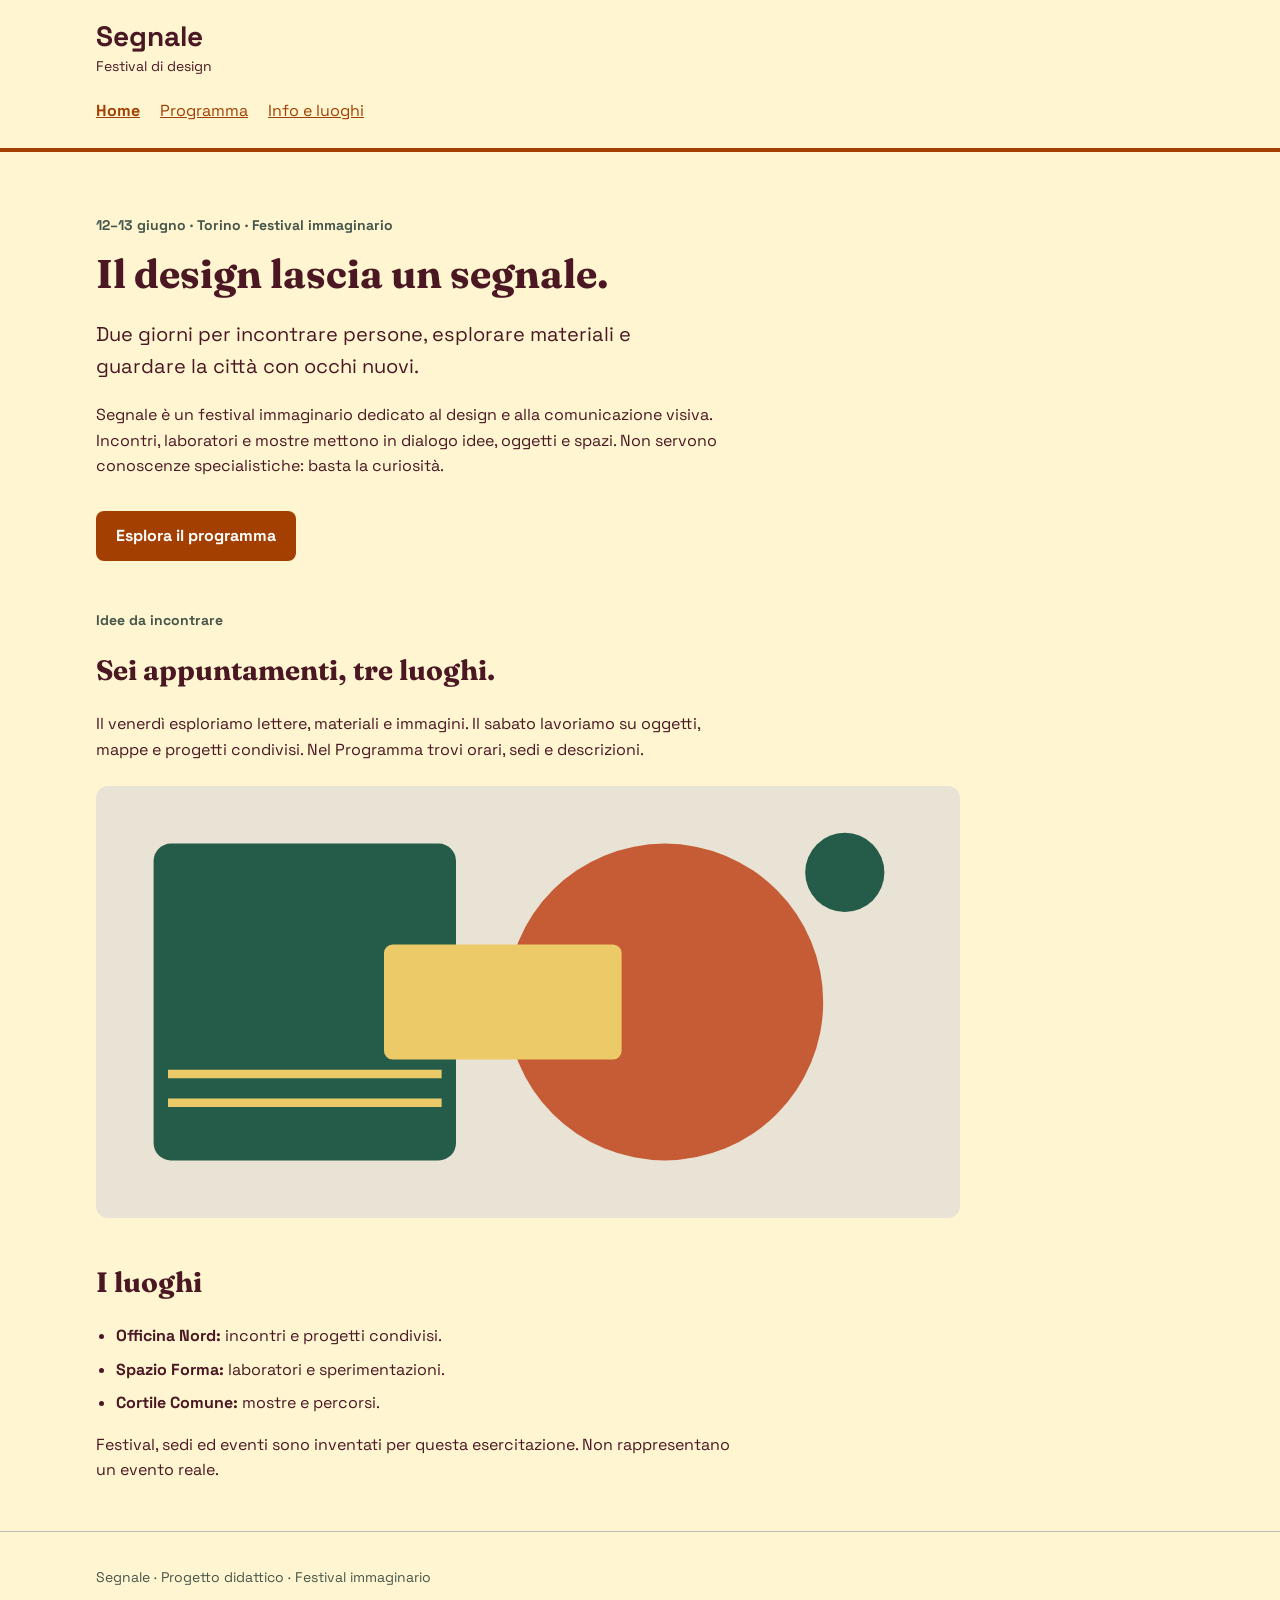
<file: index.html>
<!doctype html>
<html lang="it">
<head>
  <meta charset="utf-8">
  <meta name="viewport" content="width=device-width, initial-scale=1">
  <title>Segnale — Festival di design</title>
  <link rel="preconnect" href="https://fonts.googleapis.com">
<link rel="preconnect" href="https://fonts.gstatic.com" crossorigin>
<link href="https://fonts.googleapis.com/css2?family=Fraunces:opsz,wght@9..144,600;9..144,700&family=Space+Grotesk:wght@400;500;600;700&display=swap" rel="stylesheet">
 <link rel="stylesheet" href="style.css">
</head>
<body>
  <a class="skip-link" href="#contenuto">Vai al contenuto</a>
  <header class="site-header">
    <div class="container">
      <a class="brand" href="index.html">Segnale<span>Festival di design</span></a>
      <nav aria-label="Navigazione principale">
  <a href="index.html" aria-current="page">Home</a>
  <a href="programma.html">Programma</a>
  <a href="info.html">Info e luoghi</a>
</nav>
    </div>
  </header>

  <main id="contenuto" class="container">
    <section class="intro" aria-labelledby="titolo-home">
      <p class="eyebrow">12–13 giugno · Torino · Festival immaginario</p>
      <h1 id="titolo-home">Il design lascia un segnale.</h1>
      <p class="lead">Due giorni per incontrare persone, esplorare materiali e guardare la città con occhi nuovi.</p>
      <p class="reading-text">Segnale è un festival immaginario dedicato al design e alla comunicazione visiva. Incontri, laboratori e mostre mettono in dialogo idee, oggetti e spazi. Non servono conoscenze specialistiche: basta la curiosità.</p>
      <!-- Da completare: anche questo collegamento deve aprire il Programma. -->
      <a class="button-link" href="programma.html">Esplora il programma</a>
    </section>

    <section class="content-section" aria-labelledby="titolo-festival">
      <p class="eyebrow">Idee da incontrare</p>
      <h2 id="titolo-festival">Sei appuntamenti, tre luoghi.</h2>
      <p class="reading-text">Il venerdì esploriamo lettere, materiali e immagini. Il sabato lavoriamo su oggetti, mappe e progetti condivisi. Nel Programma trovi orari, sedi e descrizioni.</p>
      <img class="festival-image" src="assets/festival.svg" alt="Composizione geometrica di cerchi e rettangoli nei colori del festival" width="1200" height="600">
    </section>

    <section class="content-section" aria-labelledby="titolo-luoghi">
      <h2 id="titolo-luoghi">I luoghi</h2>
      <ul class="venues">
        <li><strong>Officina Nord:</strong> incontri e progetti condivisi.</li>
        <li><strong>Spazio Forma:</strong> laboratori e sperimentazioni.</li>
        <li><strong>Cortile Comune:</strong> mostre e percorsi.</li>
      </ul>
      <p class="reading-text">Festival, sedi ed eventi sono inventati per questa esercitazione. Non rappresentano un evento reale.</p>
    </section>
  </main>

  <footer class="site-footer"><div class="container"><p>Segnale · Progetto didattico · Festival immaginario</p></div></footer>
</body>
</html>
</file>
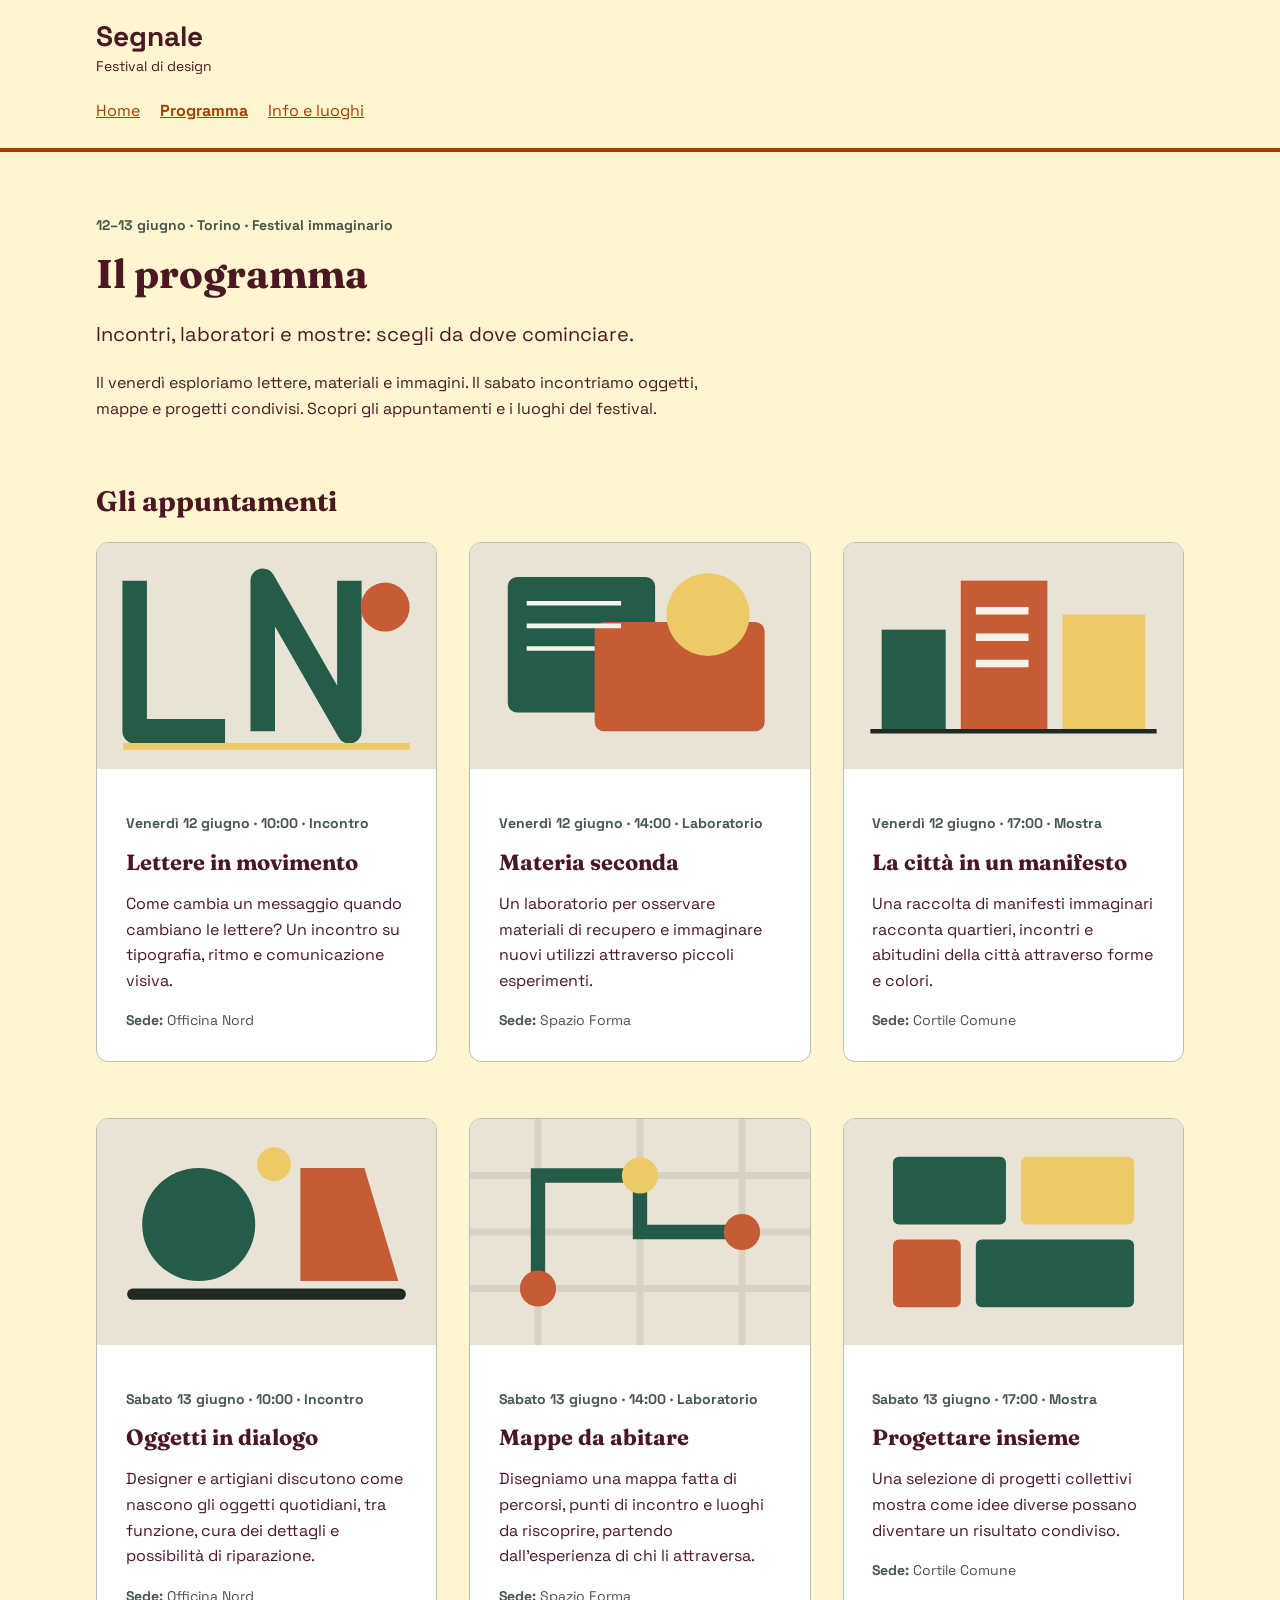
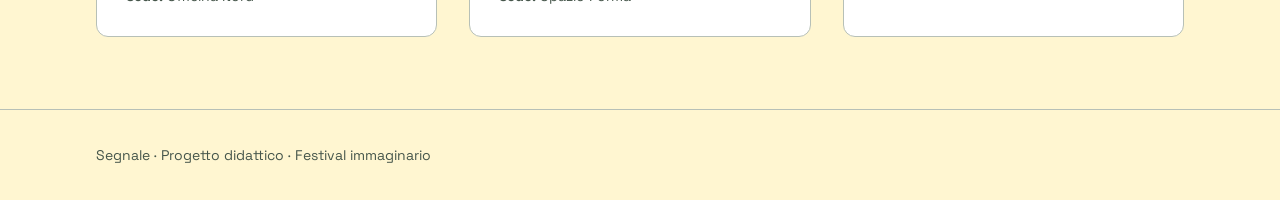
<file: programma.html>
<!doctype html>
<html lang="it">
<head>
  <meta charset="utf-8">
  <meta name="viewport" content="width=device-width, initial-scale=1">
  <title>Programma — Segnale</title>
  <link rel="preconnect" href="https://fonts.googleapis.com">
<link rel="preconnect" href="https://fonts.gstatic.com" crossorigin>
<link href="https://fonts.googleapis.com/css2?family=Fraunces:opsz,wght@9..144,600;9..144,700&family=Space+Grotesk:wght@400;500;600;700&display=swap" rel="stylesheet">
  <link rel="stylesheet" href="style.css">
</head>
<body>
  <a class="skip-link" href="#contenuto">Vai al contenuto</a>
  <header class="site-header">
    <div class="container">
      <a class="brand" href="index.html">Segnale<span>Festival di design</span></a>
    <nav aria-label="Navigazione principale">
  <a href="index.html">Home</a>
  <a href="programma.html" aria-current="page">Programma</a>
  <a href="info.html">Info e luoghi</a>
</nav>
    </div>
  </header>

  <main id="contenuto" class="container">
    <section class="intro" aria-labelledby="titolo-programma">
      <p class="eyebrow">12–13 giugno · Torino · Festival immaginario</p>
      <h1 id="titolo-programma">Il programma</h1>
      <p class="lead">Incontri, laboratori e mostre: scegli da dove cominciare.</p>
      <p class="reading-text">Il venerdì esploriamo lettere, materiali e immagini. Il sabato incontriamo oggetti, mappe e progetti condivisi. Scopri gli appuntamenti e i luoghi del festival.</p>
    </section>

    <section class="content-section" aria-labelledby="titolo-eventi">
      <h2 id="titolo-eventi">Gli appuntamenti</h2>
      <div class="event-grid">
        <article class="event-card">
          <img src="assets/lettere-in-movimento.svg" alt="Lettere geometriche disposte su una griglia" width="900" height="600">
          <div class="event-body">
            <p class="event-meta">Venerdì 12 giugno · 10:00 · Incontro</p>
            <h3>Lettere in movimento</h3>
            <p>Come cambia un messaggio quando cambiano le lettere? Un incontro su tipografia, ritmo e comunicazione visiva.</p>
            <p class="event-place"><strong>Sede:</strong> Officina Nord</p>
          </div>
        </article>
        <article class="event-card">
          <img src="assets/materia-seconda.svg" alt="Forme sovrapposte che richiamano campioni di materiali" width="900" height="600">
          <div class="event-body">
            <p class="event-meta">Venerdì 12 giugno · 14:00 · Laboratorio</p>
            <h3>Materia seconda</h3>
            <p>Un laboratorio per osservare materiali di recupero e immaginare nuovi utilizzi attraverso piccoli esperimenti.</p>
            <p class="event-place"><strong>Sede:</strong> Spazio Forma</p>
          </div>
        </article>
        <article class="event-card">
  <img src="assets/citta-manifesto.svg" alt="Rettangoli colorati compongono una città astratta." width="900" height="600">
  <div class="event-body">
    <p class="event-meta">Venerdì 12 giugno · 17:00 · Mostra</p>
    <h3>La città in un manifesto</h3>
    <p>Una raccolta di manifesti immaginari racconta quartieri, incontri e abitudini della città attraverso forme e colori.</p>
    <p class="event-place"><strong>Sede:</strong> Cortile Comune</p>
  </div>
</article>

<article class="event-card">
  <img src="assets/oggetti-dialogo.svg" alt="Due forme geometriche si fronteggiano sopra una linea comune." width="900" height="600">
  <div class="event-body">
    <p class="event-meta">Sabato 13 giugno · 10:00 · Incontro</p>
    <h3>Oggetti in dialogo</h3>
    <p>Designer e artigiani discutono come nascono gli oggetti quotidiani, tra funzione, cura dei dettagli e possibilità di riparazione.</p>
    <p class="event-place"><strong>Sede:</strong> Officina Nord</p>
  </div>
</article>

<article class="event-card">
  <img src="assets/mappe-abitare.svg" alt="Un percorso collega tre punti su una mappa geometrica." width="900" height="600">
  <div class="event-body">
    <p class="event-meta">Sabato 13 giugno · 14:00 · Laboratorio</p>
    <h3>Mappe da abitare</h3>
    <p>Disegniamo una mappa fatta di percorsi, punti di incontro e luoghi da riscoprire, partendo dall’esperienza di chi li attraversa.</p>
    <p class="event-place"><strong>Sede:</strong> Spazio Forma</p>
  </div>
</article>

<article class="event-card">
  <img src="assets/progettare-insieme.svg" alt="Moduli di colori diversi si incastrano in una composizione comune." width="900" height="600">
  <div class="event-body">
    <p class="event-meta">Sabato 13 giugno · 17:00 · Mostra</p>
    <h3>Progettare insieme</h3>
    <p>Una selezione di progetti collettivi mostra come idee diverse possano diventare un risultato condiviso.</p>
    <p class="event-place"><strong>Sede:</strong> Cortile Comune</p>
  </div>
</article>

      </div>
    </section>
  </main>

  <footer class="site-footer"><div class="container"><p>Segnale · Progetto didattico · Festival immaginario</p></div></footer>
</body>
</html>
</file>
<file: style.css>
/* Stile iniziale: tipografia, colori e variabili CSS sono già predisposti.
   Lavoreremo su collegamenti, CSS condiviso e disposizione delle schede. */

/* Scelte comuni: ogni regola usa var() per richiamarne il valore. */
:root {
  --colore-primario: #A33F00;
  --colore-primario-scuro: #4a1723;
  --colore-sfondo: #fff6d1;
  --colore-testo: #4a1723;
  --font-testo: "Space Grotesk", Arial, sans-serif;
  --font-titoli: "Fraunces", Georgia, serif;
}

* {
  box-sizing: border-box;
}

body {
  margin: 0;
  background: var(--colore-sfondo);
  color: var(--colore-testo);
  font-family: var(--font-testo);
  font-size: 1rem;
  line-height: 1.6;
}

a {
  color: var(--colore-primario);
}

a:hover {
  text-decoration-thickness: 3px;
}

a:focus-visible {
  outline: 3px solid var(--colore-testo);
  outline-offset: 4px;
}

.container {
  width: 92%;
  max-width: 68rem;
  margin: 0 auto;
}

.site-header {
  padding: 1.25rem 0;
  border-bottom: 4px solid var(--colore-primario);
}

.brand {
  display: inline-block;
  color: var(--colore-testo);
  font-size: 1.75rem;
  font-weight: bold;
  line-height: 1.2;
  text-decoration: none;
}

.brand span {
  display: block;
  margin-top: 0.25rem;
  font-size: 0.875rem;
  font-weight: normal;
}

nav {
  margin-top: 1rem;
}

nav a {
  display: inline-block;
  margin-right: 1rem;
  padding: 0.25rem 0;
}

nav a[aria-current="page"] {
  font-weight: bold;
}

.intro {
  padding: 3rem 0 1rem;
}

.eyebrow,
.event-meta {
  color: #46564b;
  font-size: 0.875rem;
  font-weight: bold;
}

h1,
h2,
h3 {
  font-family: var(--font-titoli);
  line-height: 1.2;
}

h1 {
  max-width: 18ch;
  margin: 0.75rem 0 1.25rem;
  font-size: 2.5rem;
}

h2 {
  font-size: 1.75rem;
}

h3 {
  margin: 0.5rem 0 0.75rem;
  font-size: 1.375rem;
}

.lead {
  max-width: 48ch;
  font-size: 1.25rem;
}

.reading-text {
  max-width: 65ch;
}

.button-link {
  display: inline-block;
  margin-top: 1rem;
  padding: 0.75rem 1.25rem;
  border-radius: 0.5rem;
  background: var(--colore-primario);
  color: #ffffff;
  font-weight: bold;
  text-decoration: none;
}

.button-link:hover {
  background: var(--colore-primario-scuro);
}

.content-section {
  margin: 2rem 0 3rem;
}

.festival-image {
  display: block;
  width: 100%;
  max-width: 54rem;
  height: auto;
  margin-top: 1.5rem;
  border-radius: 0.75rem;
}

.venues {
  padding-left: 1.25rem;
}

.venues li {
  margin-bottom: 0.5rem;
}

.event-grid {
  display: grid;
  grid-template-columns: minmax(0, 1fr);
  gap: 2rem;
}

.event-card {
  margin-bottom: 1.5rem;
  overflow: hidden;
  border: 1px solid #b7c0b7;
  border-radius: 0.75rem;
  background: #ffffff;
}

.event-card img {
  display: block;
  width: 100%;
  height: auto;
}

.event-body {
  padding: 1.8rem;
}

.event-body p:last-child {
  margin-bottom: 0;
}

.event-place {
  color: #46564b;
  font-size: 0.875rem;
}

.site-footer {
  padding: 1.25rem 0;
  border-top: 1px solid #b7c0b7;
  color: #46564b;
  font-size: 0.875rem;
}

.skip-link {
  position: absolute;
  top: -6rem;
  left: 1rem;
  padding: 0.75rem 1rem;
  background: #ffffff;
  color: var(--colore-testo);
}

.skip-link:focus {
  top: 1rem;
}

@media (min-width: 600px) {
  .event-grid {
    grid-template-columns: repeat(2, minmax(0, 1fr));
  }
}

@media (min-width: 64rem) {
  .event-grid {
    grid-template-columns: repeat(3, minmax(0, 1fr));
  }
}

#titolo-home {
  max-width: none;
  white-space: nowrap;
}

.luoghi-swiper {
  max-width: 54rem;
  overflow: hidden;
  border-radius: 0.75rem;
  background: #ffffff;
}

.luoghi-swiper .swiper-slide {
  margin: 0;
}

.luoghi-swiper .swiper-slide img {
  display: block;
  width: 100%;
  height: auto;
  aspect-ratio: 3 / 2;
  object-fit: cover;
}

.luoghi-swiper figcaption {
  padding: 1rem 4rem;
}

.swiper-controls {
  display: flex;
  justify-content: space-between;
  padding: 0 1rem 1rem;
}

.luoghi-swiper .swiper-button-prev,
.luoghi-swiper .swiper-button-next {
  position: static;
  width: 2.75rem;
  height: 2.75rem;
  margin: 0;
  border: 2px solid var(--colore-primario);
  border-radius: 50%;
  background: #ffffff;
  color: var(--colore-primario);
}

.luoghi-swiper .swiper-button-prev::after,
.luoghi-swiper .swiper-button-next::after {
  font-size: 1rem;
  font-weight: bold;
}

.luoghi-swiper .swiper-button-prev:focus-visible,
.luoghi-swiper .swiper-button-next:focus-visible {
  outline: 3px solid var(--colore-testo);
  outline-offset: 3px;
}

.map-frame {
  width: 100%;
  overflow: hidden;
  border-radius: 0.75rem;
}

.map-frame iframe {
  display: block;
  width: 100%;
  height: 28rem;
  border: 0;
}

.venue-addresses {
  padding-left: 1.25rem;
}

.venue-addresses li {
  margin-bottom: 1rem;
}

@media (max-width: 400px) {
  .map-frame iframe {
    height: 22rem;
  }
}
</file>
